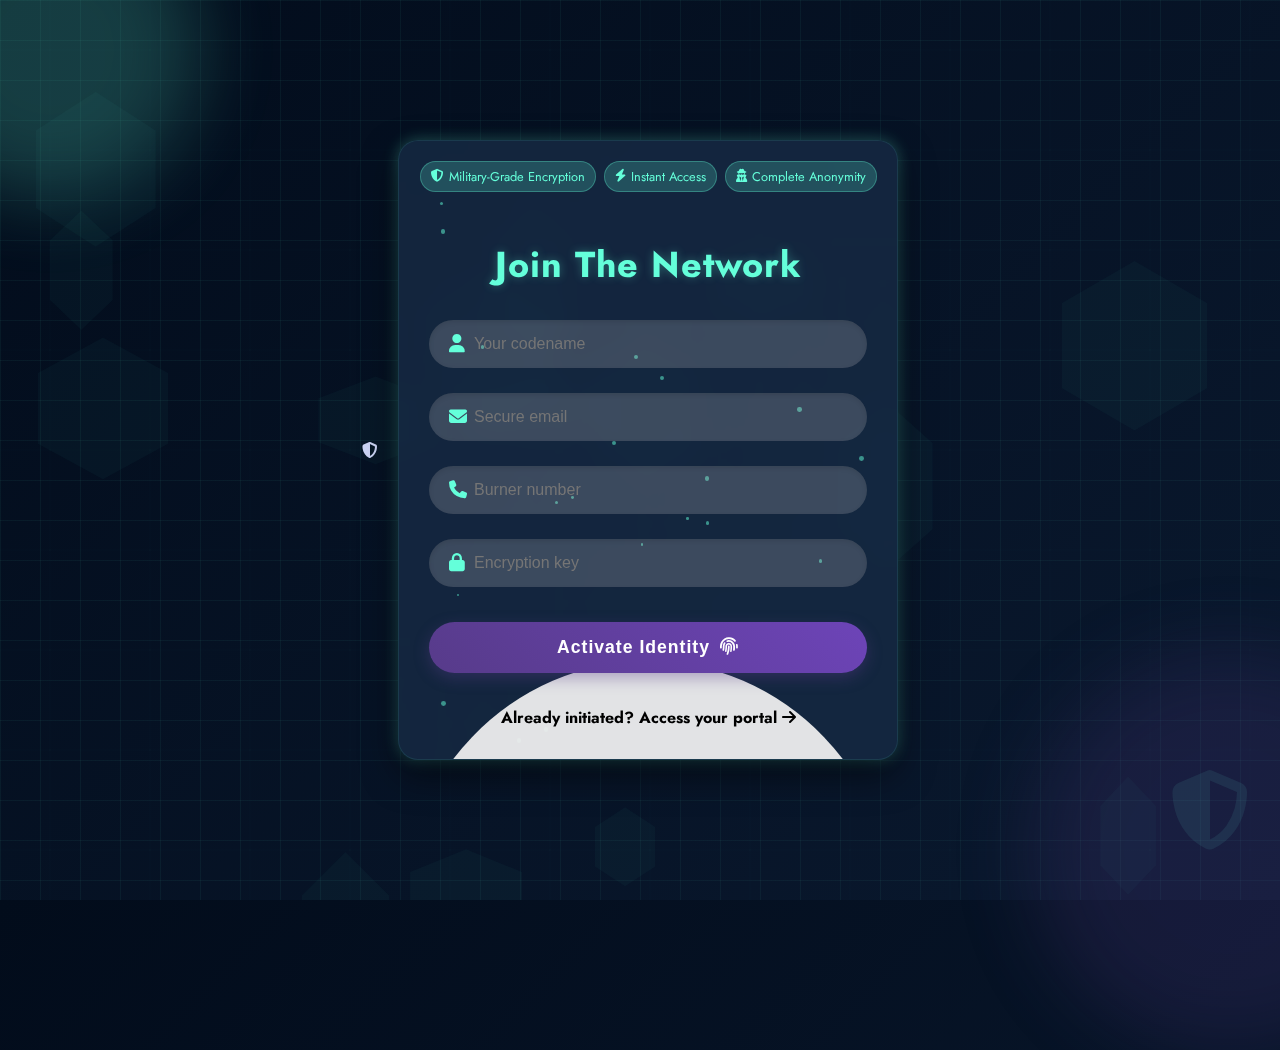
<file: login.html>
<!DOCTYPE html>
<html lang="en">
<head>
    <meta charset="UTF-8">
    <meta name="viewport" content="width=device-width, initial-scale=1.0">
    <title>CyberSecure Portal</title>
    <link href="https://fonts.googleapis.com/css2?family=Jost:wght@400;500;600;700&display=swap" rel="stylesheet">
    <link rel="stylesheet" href="https://cdnjs.cloudflare.com/ajax/libs/font-awesome/6.4.0/css/all.min.css">
    <style>
        :root {
            --primary: #64ffda;
            --secondary: #1e4d6b;
            --dark: #0a192f;
            --darker: #020c1b;
            --light: #ccd6f6;
            --accent: #573b8a;
        }
        
        * {
            box-sizing: border-box;
            margin: 0;
            padding: 0;
        }
        
        body {
            margin: 0;
            padding: 0;
            display: flex;
            justify-content: center;
            align-items: center;
            min-height: 100vh;
            font-family: 'Jost', sans-serif;
            background: linear-gradient(135deg, var(--darker), var(--dark));
            color: var(--light);
            overflow-x: hidden;
            position: relative;
        }
        
        /* Background Matrix Effect */
        .cyber-grid {
            position: fixed;
            top: 0;
            left: 0;
            width: 100%;
            height: 100%;
            background: 
                linear-gradient(rgba(100, 255, 218, 0.05) 1px, transparent 1px),
                linear-gradient(90deg, rgba(100, 255, 218, 0.05) 1px, transparent 1px);
            background-size: 40px 40px;
            z-index: -3;
            animation: gridPulse 8s infinite alternate;
        }
        @keyframes gridPulse {
            0% { opacity: 0.3; }
            50% { opacity: 0.5; }
            100% { opacity: 0.3; }
        }
        .circuit-overlay {
            position: fixed;
            top: 0;
            left: 0;
            width: 100%;
            height: 100%;
            background-image: url("data:image/svg+xml,%3Csvg width='100%25' height='100%25' xmlns='http://www.w3.org/2000/svg'%3E%3Cdefs%3E%3Cpattern id='circuit' width='100' height='100' patternUnits='userSpaceOnUse'%3E%3Cpath d='M0 50h100M50 0v100' stroke='%2364ffda' stroke-width='0.5' stroke-opacity='0.1' fill='none'/%3E%3C/pattern%3E%3C/defs%3E%3Crect width='100%25' height='100%25' fill='url(%23circuit)'/%3E%3C/svg%3E");
            z-index: -2;
            opacity: 0.4;
        }
        
        .hexagon-container {
            position: fixed;
            top: 0;
            left: 0;
            width: 100%;
            height: 100%;
            z-index: -2;
            overflow: hidden;
        }
        
        .hexagon {
            position: absolute;
            width: 100px;
            height: 115px;
            background: rgba(100, 255, 218, 0.03);
            clip-path: polygon(50% 0%, 100% 25%, 100% 75%, 50% 100%, 0% 75%, 0% 25%);
            animation: floatHex 25s infinite linear;
        }
        
        @keyframes floatHex {
            0% {
                transform: translateY(0) rotate(0deg);
                opacity: 0;
            }
            10% {
                opacity: 0.1;
            }
            90% {
                opacity: 0.1;
            }
            100% {
                transform: translateY(-100vh) rotate(360deg);
                opacity: 0;
            }
        }
        
        /* Binary Rain Effect */
        .binary-rain {
            position: fixed;
            top: 0;
            left: 0;
            width: 100%;
            height: 100%;
            z-index: -1;
            overflow: hidden;
        }
        
        .binary-column {
            position: absolute;
            top: -100px;
            color: rgba(100, 255, 218, 0.15);
            font-family: monospace;
            font-size: 18px;
            text-align: center;
            writing-mode: vertical-rl;
            text-orientation: mixed;
            animation: binaryFall linear infinite;
        }
        
        @keyframes binaryFall {
            0% {
                transform: translateY(-100px);
            }
            100% {
                transform: translateY(100vh);
            }
        }
        
        /* Animated Grid */
        .orb-container {
            position: fixed;
            top: 0;
            left: 0;
            width: 100%;
            height: 100%;
            z-index: -1;
            overflow: hidden;
        }
        
        .orb {
            position: absolute;
            border-radius: 50%;
            filter: blur(40px);
            opacity: 0.2;
            animation: orbPulse 15s infinite alternate;
        }
        
        @keyframes orbPulse {
            0% {
                transform: scale(0.8);
                opacity: 0.1;
            }
            100% {
                transform: scale(1.2);
                opacity: 0.3;
            }
        }
        
        @keyframes gridPulse {
            0% {
                background-size: 40px 40px;
                opacity: 0.3;
            }
            50% {
                background-size: 45px 45px;
                opacity: 0.4;
            }
            100% {
                background-size: 40px 40px;
                opacity: 0.3;
            }
        }
        
        .main-container {
            width: 500px;
            height: 620px;
            position: relative;
            overflow: hidden;
            border-radius: 20px;
            box-shadow: 0 15px 35px rgba(0, 0, 0, 0.5),
                        0 0 15px rgba(100, 255, 218, 0.3);
            background: rgba(23, 42, 69, 0.8);
            backdrop-filter: blur(10px);
            border: 1px solid rgba(100, 255, 218, 0.1);
            transition: all 0.5s ease;
            margin: 20px;
            z-index: 1;
        }
        
        .main-container:hover {
            box-shadow: 0 20px 45px rgba(0, 0, 0, 0.6),
                        0 0 25px rgba(100, 255, 218, 0.4);
        }
        
        /* Security Shield Animation */
        .security-shield {
            position: fixed;
            bottom: 30px;
            right: 30px;
            font-size: 80px;
            color: rgba(100, 255, 218, 0.1);
            animation: pulse 4s infinite;
            z-index: -1;
        }
        
        @keyframes pulse {
            0%, 100% {
                transform: scale(0.9);
                opacity: 0.1;
            }
            50% {
                transform: scale(1);
                opacity: 0.2;
            }
        }
        
        #chk {
            display: none;
        }
        
        .auth-form {
            position: absolute;
            width: 100%;
            height: 100%;
            display: flex;
            flex-direction: column;
            justify-content: center;
            align-items: center;
            padding: 40px 30px;
            box-sizing: border-box;
            transition: all 0.8s cubic-bezier(0.68, -0.55, 0.265, 1.55);
        }
        
        .signup {
            z-index: 2;
            padding-top: 80px;
        }
        
        .login {
            transform: translateY(100%);
            background: rgba(238, 238, 238, 0.95);
            border-radius: 50% 50% 0 0;
            height: 520px;
        }
        
        .form-title {
            color: var(--primary);
            font-size: 2.25rem;
            margin-bottom: 30px;
            font-weight: 700;
            text-shadow: 0 0 10px rgba(100, 255, 218, 0.3);
            letter-spacing: 1px;
            transition: all 0.5s ease;
            text-align: center;
            width: 100%;
        }
        
        .login .form-title {
            color: var(--accent);
        }
        
        .input-group {
            position: relative;
            width: 100%;
            margin-bottom: 25px;
        }
        
        input {
            width: 100%;
            padding: 15px 20px 15px 45px;
            border: none;
            border-radius: 30px;
            background: rgba(224, 222, 222, 0.2);
            color: var(--light);
            font-size: 16px;
            outline: none;
            transition: all 0.3s ease;
            box-shadow: inset 0 2px 5px rgba(0, 0, 0, 0.1);
        }
        
        .login input {
            background: rgba(255, 255, 255, 0.9);
            color: var(--darker);
        }
        
        input:focus {
            background: rgba(224, 222, 222, 0.3);
            box-shadow: 0 0 10px rgba(100, 255, 218, 0.3);
        }
        
        .login input:focus {
            background: rgba(255, 255, 255, 1);
            box-shadow: 0 0 10px rgba(87, 59, 138, 0.3);
        }
        
        .input-icon {
            position: absolute;
            left: 20px;
            top: 50%;
            transform: translateY(-50%);
            color: var(--primary);
            font-size: 18px;
            z-index: 1;
        }
        
        .login .input-icon {
            color: var(--accent);
        }
        
        button {
            width: 100%;
            padding: 15px;
            margin-top: 10px;
            border: none;
            border-radius: 30px;
            background: linear-gradient(45deg, var(--accent), #6d44b8);
            color: white;
            font-size: 1.1rem;
            font-weight: 600;
            cursor: pointer;
            transition: all 0.3s ease;
            box-shadow: 0 5px 15px rgba(87, 59, 138, 0.4);
            letter-spacing: 1px;
            display: flex;
            justify-content: center;
            align-items: center;
            gap: 10px;
        }
        
        button:hover {
            background: linear-gradient(45deg, #6d44b8, var(--accent));
            transform: translateY(-3px);
            box-shadow: 0 8px 20px rgba(87, 59, 138, 0.6);
        }
        
        button:active {
            transform: translateY(0);
        }
        
        .toggle-label {
            position: absolute;
            bottom: 30px;
            left: 0;
            right: 0;
            color: black !important;
            font-weight: bold;
            font-size: 1rem;
            cursor: pointer;
            transition: all 0.3s ease;
            z-index: 5;
            text-align: center;
            width: 100%;
            padding: 0 30px;
        }
        
        .toggle-label:hover {
             color: #333 !important;
   	     font-weight: bold;
             text-shadow: 0 0 10px rgba(100, 255, 218, 0.8);
        }
        
        .login .toggle-label {
            color: var(--accent);
        }
        
        .login .toggle-label:hover {
            color: #6d44b8;
            text-shadow: none;
        }
        
        #chk:checked ~ .login {
            transform: translateY(0);
        }
        
        #chk:checked ~ .signup {
            transform: translateY(-100%);
        }
        
        .error-message {
            color: #ff6b6b;
            text-align: center;
            margin-top: 10px;
            font-size: 14px;
            min-height: 20px;
            width: 100%;
        }
        
        .features {
            position: absolute;
            top: 20px;
            left: 0;
            right: 0;
            z-index: 10;
            display: flex;
            flex-wrap: wrap;
            justify-content: center;
            gap: 8px;
            padding: 0 15px;
        }
        
        .feature-badge {
            display: inline-flex;
            align-items: center;
            background: rgba(100, 255, 218, 0.2);
            color: var(--primary);
            padding: 5px 10px;
            border-radius: 20px;
            font-size: 0.8rem;
            border: 1px solid rgba(100, 255, 218, 0.3);
            gap: 5px;
        }
        
        .particles {
            position: absolute;
            top: 0;
            left: 0;
            width: 100%;
            height: 100%;
            z-index: -1;
            pointer-events: none;
        }
        
        .particle {
            position: absolute;
            background-color: rgba(100, 255, 218, 0.5);
            border-radius: 50%;
            pointer-events: none;
        }
        
        @keyframes float {
            0% {
                transform: translateY(0) translateX(0);
                opacity: 1;
            }
            100% {
                transform: translateY(-100vh) translateX(100px);
                opacity: 0;
            }
        }
        
        @keyframes shake {
            0%, 100% { transform: translateX(0); }
            20%, 60% { transform: translateX(-5px); }
            40%, 80% { transform: translateX(5px); }
        }
        
        /* Responsive adjustments */
        @media (max-width: 480px) {
            .main-container {
                width: 92%;
                max-width: 350px;
            }
            
            .features {
                flex-direction: column;
                align-items: center;
            }
            
            .form-title {
                font-size: 2rem;
            }
            
            .auth-form {
                padding: 30px 20px;
            }
            
            .toggle-label {
                font-size: 0.8rem;
            }
            
            .security-shield {
                font-size: 60px;
                bottom: 20px;
                right: 20px;
            }
        }
    </style>
</head>
<body>
    <!-- Background Elements -->
    <div class="cyber-grid"></div>
    <div class="circuit-overlay"></div>
    
    <!-- Hexagon Background -->
    <div class="hexagon-container" id="hexagon-container"></div>
    
    <!-- Binary Rain Effect -->
    <div class="binary-rain" id="binary-rain"></div>

     <!-- Glowing Orbs -->
    <div class="orb" style="width: 300px; height: 300px; background: var(--primary); top: -100px; left: -100px;"></div>
        <div class="orb" style="width: 400px; height: 400px; background: var(--accent); bottom: -150px; right: -150px;"></div>
    </div> 
    
    <!-- Security Shield Icon -->
   
    <div class="security-shield">
    <i class="fas fa-shield-alt"></i>
</div>
        <i class="fas fa-shield-alt"></i>
    </div>

    <div class="main-container">
        <div class="features">
            <span class="feature-badge"><i class="fas fa-shield-alt"></i> Military-Grade Encryption</span>
            <span class="feature-badge"><i class="fas fa-bolt"></i> Instant Access</span>
            <span class="feature-badge"><i class="fas fa-user-secret"></i> Complete Anonymity</span>
        </div>
        
        <input type="checkbox" id="chk" aria-hidden="true">

        <form class="auth-form signup" onsubmit="return adduser(event)">
            <h2 class="form-title">Join The Network</h2>
            
            <div class="input-group">
                <i class="fas fa-user input-icon"></i>
                <input type="text" name="name" placeholder="Your codename" required>
            </div>
            
            <div class="input-group">
                <i class="fas fa-envelope input-icon"></i>
                <input type="email" name="email" placeholder="Secure email" required>
            </div>
            
            <div class="input-group">
                <i class="fas fa-phone input-icon"></i>
                <input type="tel" name="phonenumber" placeholder="Burner number" pattern="[0-9]{10}" required>
            </div>
            
            <div class="input-group">
                <i class="fas fa-lock input-icon"></i>
                <input type="password" name="password" placeholder="Encryption key" required>
            </div>
            
            <button type="submit">Activate Identity <i class="fas fa-fingerprint"></i></button>
            <div id="signup-error" class="error-message"></div>
            
            <label for="chk" class="toggle-label" style="color:rgb(159, 224, 252)">
                Already initiated? Access your portal <i class="fas fa-arrow-right"></i>
            </label>
        </form>

        <form class="auth-form login" onsubmit="return loginUser(event)">
            <h2 class="form-title">Secure Access</h2>
            
            <div class="input-group">
                <i class="fas fa-envelope input-icon"></i>
                <input type="email" name="email" placeholder="Your secure email" required>
            </div>
            
            <div class="input-group">
                <i class="fas fa-lock input-icon"></i>
                <input type="password" name="password" placeholder="Your encryption key" required>
            </div>
            
            <button type="submit">Authenticate <i class="fas fa-sign-in-alt"></i></button>
            <div id="login-error" class="error-message"></div>
            
            <label for="chk" class="toggle-label" >
                Need access? Create your identity <i class="fas fa-arrow-right"></i>
            </label>
        </form>
        
        <div class="particles" id="particles"></div>
    </div>

    <script>
        // Create floating hexagons
        function createHexagons() {
            const container = document.getElementById('hexagon-container');
            const count = 15;
            
            for (let i = 0; i < count; i++) {
                const hexagon = document.createElement('div');
                hexagon.className = 'hexagon';
                hexagon.style.left = `${Math.random() * 100}%`;
                hexagon.style.top = `${Math.random() * 100}%`;
                hexagon.style.width = `${50 + Math.random() * 100}px`;
                hexagon.style.height = `${60 + Math.random() * 120}px`;
                hexagon.style.animationDuration = `${20 + Math.random() * 30}s`;
                hexagon.style.animationDelay = `-${Math.random() * 20}s`;
                container.appendChild(hexagon);
            }
        }

        // Create binary rain effect
        function createBinaryRain() {
            const container = document.getElementById('binary-rain');
            // Reduce number of columns for better performance
            const columnSpacing = window.innerWidth > 768 ? 50 : 80;
            const columns = Math.floor(window.innerWidth / columnSpacing);
            const binaryChars = ['0', '1'];
            
            for (let i = 0; i < columns; i++) {
                const column = document.createElement('div');
                column.className = 'binary-column';
                column.style.left = `${(i * columnSpacing) + (columnSpacing/2)}px`;
                column.style.animationDuration = `${3 + Math.random() * 7}s`;
                column.style.animationDelay = `-${Math.random() * 5}s`;
                
                // Create random binary strings
                let binaryString = '';
                const lines = 10 + Math.floor(Math.random() * 5); // Reduced for performance
                for (let j = 0; j < lines; j++) {
                    binaryString += binaryChars[Math.floor(Math.random() * binaryChars.length)] + '<br>';
                }
                
                column.innerHTML = binaryString;
                container.appendChild(column);
            }
        }
        
        // Create floating particles
        function createParticles() {
            const container = document.getElementById('particles');
            // Reduced particle count for better performance
            const particleCount = Math.min(20, window.innerWidth > 768 ? 20 : 10);
            
            for (let i = 0; i < particleCount; i++) {
                const particle = document.createElement('div');
                particle.className = 'particle';
                
                // Random size between 2px and 5px
                const size = Math.random() * 3 + 2;
                particle.style.width = `${size}px`;
                particle.style.height = `${size}px`;
                
                // Random position
                particle.style.left = `${Math.random() * 100}%`;
                particle.style.top = `${Math.random() * 100}%`;
                
                // Random animation duration and delay
                const duration = Math.random() * 20 + 10;
                const delay = Math.random() * -20;
                particle.style.animation = `float ${duration}s linear infinite`;
                particle.style.animationDelay = `${delay}s`;
                
                container.appendChild(particle);
            }
        }
        
        // Initialize all visual effects when DOM is loaded
        document.addEventListener('DOMContentLoaded', () => {
            createHexagons();
            createBinaryRain();
            createParticles();
        });

        // Check if we're in a development environment without a backend
        const isDevelopment = window.location.hostname === 'localhost' || 
                             window.location.hostname === '127.0.0.1' ||
                             window.location.protocol === 'file:';
        
        // Base URL for API calls - adjust as needed for production
        const API_BASE_URL = isDevelopment ? 'http://localhost:5000' : 'https://api.cybersecureportal.com';

        function adduser(event) {
            event.preventDefault();
            const errorElement = document.getElementById('signup-error');
            errorElement.textContent = '';

            const formData = {
                name: event.target.name.value,
                email: event.target.email.value,
                phonenumber: event.target.phonenumber.value,
                password: event.target.password.value
            };

            // Show loading state
            const submitBtn = event.target.querySelector('button');
            const originalBtnText = submitBtn.innerHTML;
            submitBtn.innerHTML = '<i class="fas fa-spinner fa-spin"></i> Securing your identity...';
            submitBtn.disabled = true;

            // Check if we're in development mode without a backend
            // if (isDevelopment) {
            //     // Simulate success response for demo/development
            //     setTimeout(() => {
            //         // Success animation
            //         submitBtn.innerHTML = '<i class="fas fa-check"></i> Identity Secured!';
            //         submitBtn.style.background = 'linear-gradient(45deg, #10b981, #059669)';
                    
            //         setTimeout(() => {
            //             document.getElementById('chk').checked = true;
            //             event.target.reset();
            //             submitBtn.innerHTML = originalBtnText;
            //             submitBtn.style.background = 'linear-gradient(45deg, var(--accent), #6d44b8)';
            //             submitBtn.disabled = false;
            //         }, 1500);
            //     }, 1000);
            //     return;
            // }

            fetch('http://localhost:5000/signup', {
                method: 'POST',
                headers: {
                    'Content-Type': 'application/json'
                },
                body: JSON.stringify(formData)
            })
            .then(response => {
                if (!response.ok) {
                    return response.json().then(err => { throw err; });
                }
                return response.json();
            })
            .then(data => {
                // Success animation
                submitBtn.innerHTML = '<i class="fas fa-check"></i> Identity Secured!';
                submitBtn.style.background = 'linear-gradient(45deg, #10b981, #059669)';
                
                setTimeout(() => {
                    document.getElementById('chk').checked = true;
                    event.target.reset();
                    submitBtn.innerHTML = originalBtnText;
                    submitBtn.style.background = 'linear-gradient(45deg, var(--accent), #6d44b8)';
                    submitBtn.disabled = false;
                }, 1500);
            })
            .catch(error => {
                console.error('Error:', error);
                errorElement.textContent = error.message || 'Secure connection failed';
                submitBtn.innerHTML = originalBtnText;
                submitBtn.disabled = false;
                
                // Error animation
                submitBtn.style.animation = 'shake 0.5s';
                setTimeout(() => {
                    submitBtn.style.animation = '';
                }, 500);
            });
        }

        function loginUser(event) {
            event.preventDefault();
            const errorElement = document.getElementById('login-error');
            errorElement.textContent = '';

            const formData = {
                email: event.target.email.value,
                password: event.target.password.value
            };

            // Show loading state
            const submitBtn = event.target.querySelector('button');
            const originalBtnText = submitBtn.innerHTML;
            submitBtn.innerHTML = '<i class="fas fa-spinner fa-spin"></i> Verifying credentials...';
            submitBtn.disabled = true;

            // Check if we're in development mode without a backend
           // Simulate success response for demo/development
                // setTimeout(() => {
                //     // Success animation
                //     submitBtn.innerHTML = '<i class="fas fa-check"></i> Access Granted!';
                //     submitBtn.style.background = 'linear-gradient(45deg, #10b981, #059669)';
                    
                //     setTimeout(() => {
                //         // In demo mode, just show success without redirecting
                //         alert('Login successful! In a production environment, you would be redirected to the dashboard.');
                //         submitBtn.innerHTML = originalBtnText;
                //         submitBtn.style.background = 'linear-gradient(45deg, var(--accent), #6d44b8)';
                //         submitBtn.disabled = false;
                //     }, 1500);
                // }, 1000);
                // return;
            

            fetch('http://localhost:5000/signin', {
                method: 'POST',
                headers: {
                    'Content-Type': 'application/json'
                },
                body: JSON.stringify(formData)
            })
            .then(response => {
                if (!response.ok) {
                    return response.json().then(err => { throw err; });
                }
                return response.json();
            })
            .then(data => {
                // Success animation
                submitBtn.innerHTML = '<i class="fas fa-check"></i> Access Granted!';
                submitBtn.style.background = 'linear-gradient(45deg, #10b981, #059669)';
                
                setTimeout(() => {
                    window.location.href = 'main.html';
                }, 1000);
            })
            .catch(error => {
                console.error('Error:', error);
                errorElement.textContent = error.message || 'Authentication failed';
                submitBtn.innerHTML = originalBtnText;
                submitBtn.disabled = false;
                
                // Error animation
                submitBtn.style.animation = 'shake 0.5s';
                setTimeout(() => {
                    submitBtn.style.animation = '';
                }, 500);
            });
        }
    </script>
</body>
</html>
</file>
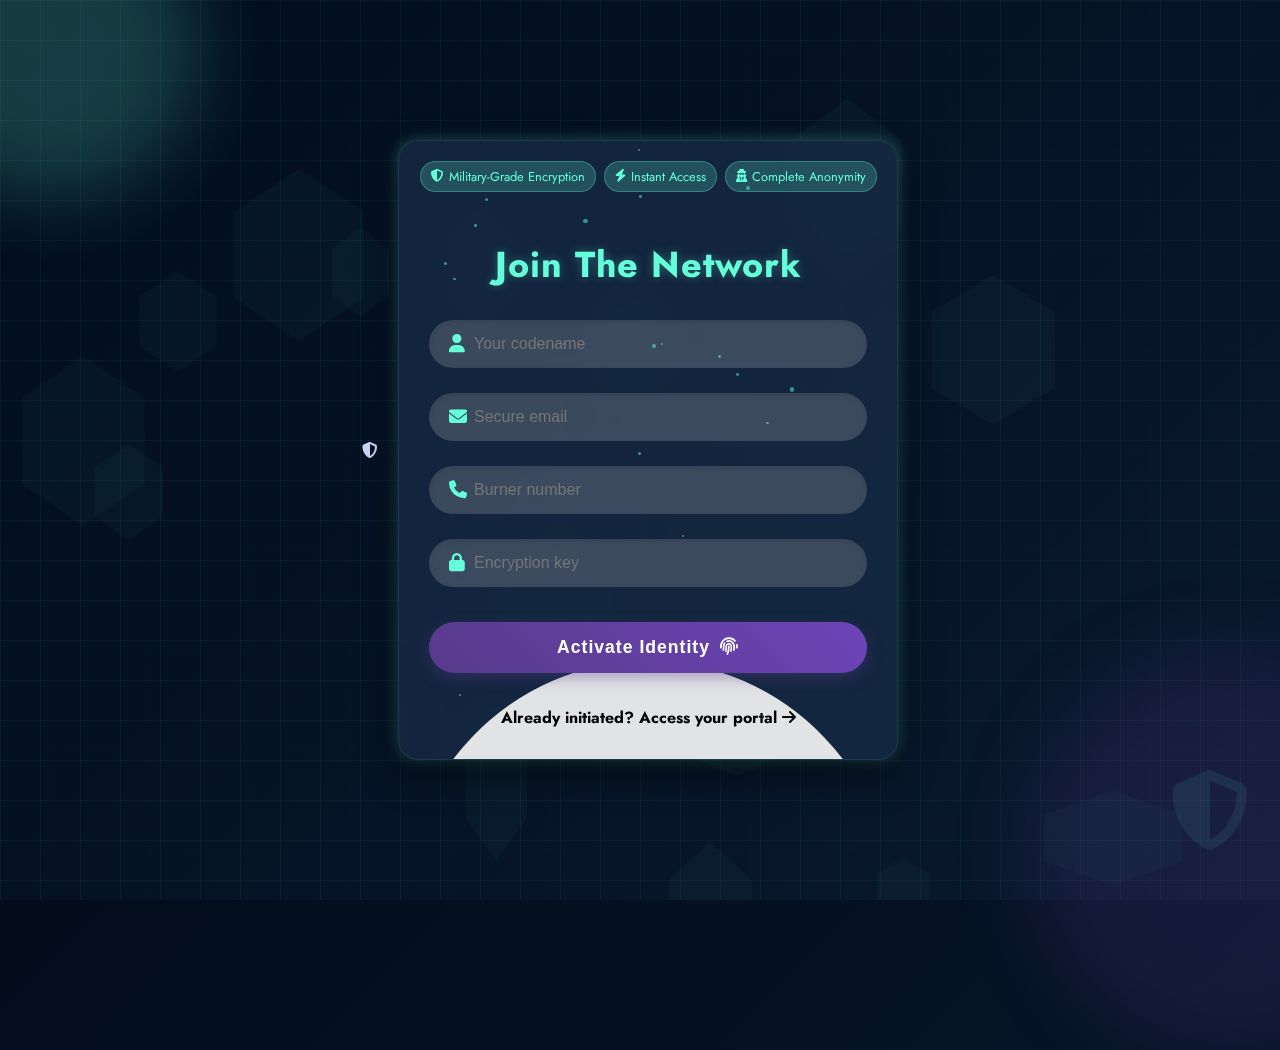
<file: static/login.html>
<!DOCTYPE html>
<html lang="en">
<head>
    <meta charset="UTF-8">
    <meta name="viewport" content="width=device-width, initial-scale=1.0">
    <title>CyberSecure Portal</title>
    <link href="https://fonts.googleapis.com/css2?family=Jost:wght@400;500;600;700&display=swap" rel="stylesheet">
    <link rel="stylesheet" href="https://cdnjs.cloudflare.com/ajax/libs/font-awesome/6.4.0/css/all.min.css">
    <style>
        :root {
            --primary: #64ffda;
            --secondary: #1e4d6b;
            --dark: #0a192f;
            --darker: #020c1b;
            --light: #ccd6f6;
            --accent: #573b8a;
        }
        
        * {
            box-sizing: border-box;
            margin: 0;
            padding: 0;
        }
        
        body {
            margin: 0;
            padding: 0;
            display: flex;
            justify-content: center;
            align-items: center;
            min-height: 100vh;
            font-family: 'Jost', sans-serif;
            background: linear-gradient(135deg, var(--darker), var(--dark));
            color: var(--light);
            overflow-x: hidden;
            position: relative;
        }
        
        /* Background Matrix Effect */
        .cyber-grid {
            position: fixed;
            top: 0;
            left: 0;
            width: 100%;
            height: 100%;
            background: 
                linear-gradient(rgba(100, 255, 218, 0.05) 1px, transparent 1px),
                linear-gradient(90deg, rgba(100, 255, 218, 0.05) 1px, transparent 1px);
            background-size: 40px 40px;
            z-index: -3;
            animation: gridPulse 8s infinite alternate;
        }
        @keyframes gridPulse {
            0% { opacity: 0.3; }
            50% { opacity: 0.5; }
            100% { opacity: 0.3; }
        }
        .circuit-overlay {
            position: fixed;
            top: 0;
            left: 0;
            width: 100%;
            height: 100%;
            background-image: url("data:image/svg+xml,%3Csvg width='100%25' height='100%25' xmlns='http://www.w3.org/2000/svg'%3E%3Cdefs%3E%3Cpattern id='circuit' width='100' height='100' patternUnits='userSpaceOnUse'%3E%3Cpath d='M0 50h100M50 0v100' stroke='%2364ffda' stroke-width='0.5' stroke-opacity='0.1' fill='none'/%3E%3C/pattern%3E%3C/defs%3E%3Crect width='100%25' height='100%25' fill='url(%23circuit)'/%3E%3C/svg%3E");
            z-index: -2;
            opacity: 0.4;
        }
        
        .hexagon-container {
            position: fixed;
            top: 0;
            left: 0;
            width: 100%;
            height: 100%;
            z-index: -2;
            overflow: hidden;
        }
        
        .hexagon {
            position: absolute;
            width: 100px;
            height: 115px;
            background: rgba(100, 255, 218, 0.03);
            clip-path: polygon(50% 0%, 100% 25%, 100% 75%, 50% 100%, 0% 75%, 0% 25%);
            animation: floatHex 25s infinite linear;
        }
        
        @keyframes floatHex {
            0% {
                transform: translateY(0) rotate(0deg);
                opacity: 0;
            }
            10% {
                opacity: 0.1;
            }
            90% {
                opacity: 0.1;
            }
            100% {
                transform: translateY(-100vh) rotate(360deg);
                opacity: 0;
            }
        }
        
        /* Binary Rain Effect */
        .binary-rain {
            position: fixed;
            top: 0;
            left: 0;
            width: 100%;
            height: 100%;
            z-index: -1;
            overflow: hidden;
        }
        
        .binary-column {
            position: absolute;
            top: -100px;
            color: rgba(100, 255, 218, 0.15);
            font-family: monospace;
            font-size: 18px;
            text-align: center;
            writing-mode: vertical-rl;
            text-orientation: mixed;
            animation: binaryFall linear infinite;
        }
        
        @keyframes binaryFall {
            0% {
                transform: translateY(-100px);
            }
            100% {
                transform: translateY(100vh);
            }
        }
        
        /* Animated Grid */
        .orb-container {
            position: fixed;
            top: 0;
            left: 0;
            width: 100%;
            height: 100%;
            z-index: -1;
            overflow: hidden;
        }
        
        .orb {
            position: absolute;
            border-radius: 50%;
            filter: blur(40px);
            opacity: 0.2;
            animation: orbPulse 15s infinite alternate;
        }
        
        @keyframes orbPulse {
            0% {
                transform: scale(0.8);
                opacity: 0.1;
            }
            100% {
                transform: scale(1.2);
                opacity: 0.3;
            }
        }
        
        @keyframes gridPulse {
            0% {
                background-size: 40px 40px;
                opacity: 0.3;
            }
            50% {
                background-size: 45px 45px;
                opacity: 0.4;
            }
            100% {
                background-size: 40px 40px;
                opacity: 0.3;
            }
        }
        
        .main-container {
            width: 500px;
            height: 620px;
            position: relative;
            overflow: hidden;
            border-radius: 20px;
            box-shadow: 0 15px 35px rgba(0, 0, 0, 0.5),
                        0 0 15px rgba(100, 255, 218, 0.3);
            background: rgba(23, 42, 69, 0.8);
            backdrop-filter: blur(10px);
            border: 1px solid rgba(100, 255, 218, 0.1);
            transition: all 0.5s ease;
            margin: 20px;
            z-index: 1;
        }
        
        .main-container:hover {
            box-shadow: 0 20px 45px rgba(0, 0, 0, 0.6),
                        0 0 25px rgba(100, 255, 218, 0.4);
        }
        
        /* Security Shield Animation */
        .security-shield {
            position: fixed;
            bottom: 30px;
            right: 30px;
            font-size: 80px;
            color: rgba(100, 255, 218, 0.1);
            animation: pulse 4s infinite;
            z-index: -1;
        }
        
        @keyframes pulse {
            0%, 100% {
                transform: scale(0.9);
                opacity: 0.1;
            }
            50% {
                transform: scale(1);
                opacity: 0.2;
            }
        }
        
        #chk {
            display: none;
        }
        
        .auth-form {
            position: absolute;
            width: 100%;
            height: 100%;
            display: flex;
            flex-direction: column;
            justify-content: center;
            align-items: center;
            padding: 40px 30px;
            box-sizing: border-box;
            transition: all 0.8s cubic-bezier(0.68, -0.55, 0.265, 1.55);
        }
        
        .signup {
            z-index: 2;
            padding-top: 80px;
        }
        
        .login {
            transform: translateY(100%);
            background: rgba(238, 238, 238, 0.95);
            border-radius: 50% 50% 0 0;
            height: 520px;
        }
        
        .form-title {
            color: var(--primary);
            font-size: 2.25rem;
            margin-bottom: 30px;
            font-weight: 700;
            text-shadow: 0 0 10px rgba(100, 255, 218, 0.3);
            letter-spacing: 1px;
            transition: all 0.5s ease;
            text-align: center;
            width: 100%;
        }
        
        .login .form-title {
            color: var(--accent);
        }
        
        .input-group {
            position: relative;
            width: 100%;
            margin-bottom: 25px;
        }
        
        input {
            width: 100%;
            padding: 15px 20px 15px 45px;
            border: none;
            border-radius: 30px;
            background: rgba(224, 222, 222, 0.2);
            color: var(--light);
            font-size: 16px;
            outline: none;
            transition: all 0.3s ease;
            box-shadow: inset 0 2px 5px rgba(0, 0, 0, 0.1);
        }
        
        .login input {
            background: rgba(255, 255, 255, 0.9);
            color: var(--darker);
        }
        
        input:focus {
            background: rgba(224, 222, 222, 0.3);
            box-shadow: 0 0 10px rgba(100, 255, 218, 0.3);
        }
        
        .login input:focus {
            background: rgba(255, 255, 255, 1);
            box-shadow: 0 0 10px rgba(87, 59, 138, 0.3);
        }
        
        .input-icon {
            position: absolute;
            left: 20px;
            top: 50%;
            transform: translateY(-50%);
            color: var(--primary);
            font-size: 18px;
            z-index: 1;
        }
        
        .login .input-icon {
            color: var(--accent);
        }
        
        button {
            width: 100%;
            padding: 15px;
            margin-top: 10px;
            border: none;
            border-radius: 30px;
            background: linear-gradient(45deg, var(--accent), #6d44b8);
            color: white;
            font-size: 1.1rem;
            font-weight: 600;
            cursor: pointer;
            transition: all 0.3s ease;
            box-shadow: 0 5px 15px rgba(87, 59, 138, 0.4);
            letter-spacing: 1px;
            display: flex;
            justify-content: center;
            align-items: center;
            gap: 10px;
        }
        
        button:hover {
            background: linear-gradient(45deg, #6d44b8, var(--accent));
            transform: translateY(-3px);
            box-shadow: 0 8px 20px rgba(87, 59, 138, 0.6);
        }
        
        button:active {
            transform: translateY(0);
        }
        
        .toggle-label {
            position: absolute;
            bottom: 30px;
            left: 0;
            right: 0;
            color: black !important;
            font-weight: bold;
            font-size: 1rem;
            cursor: pointer;
            transition: all 0.3s ease;
            z-index: 5;
            text-align: center;
            width: 100%;
            padding: 0 30px;
        }
        
        .toggle-label:hover {
             color: #333 !important;
   	     font-weight: bold;
             text-shadow: 0 0 10px rgba(100, 255, 218, 0.8);
        }
        
        .login .toggle-label {
            color: var(--accent);
        }
        
        .login .toggle-label:hover {
            color: #6d44b8;
            text-shadow: none;
        }
        
        #chk:checked ~ .login {
            transform: translateY(0);
        }
        
        #chk:checked ~ .signup {
            transform: translateY(-100%);
        }
        
        .error-message {
            color: #ff6b6b;
            text-align: center;
            margin-top: 10px;
            font-size: 14px;
            min-height: 20px;
            width: 100%;
        }
        
        .features {
            position: absolute;
            top: 20px;
            left: 0;
            right: 0;
            z-index: 10;
            display: flex;
            flex-wrap: wrap;
            justify-content: center;
            gap: 8px;
            padding: 0 15px;
        }
        
        .feature-badge {
            display: inline-flex;
            align-items: center;
            background: rgba(100, 255, 218, 0.2);
            color: var(--primary);
            padding: 5px 10px;
            border-radius: 20px;
            font-size: 0.8rem;
            border: 1px solid rgba(100, 255, 218, 0.3);
            gap: 5px;
        }
        
        .particles {
            position: absolute;
            top: 0;
            left: 0;
            width: 100%;
            height: 100%;
            z-index: -1;
            pointer-events: none;
        }
        
        .particle {
            position: absolute;
            background-color: rgba(100, 255, 218, 0.5);
            border-radius: 50%;
            pointer-events: none;
        }
        
        @keyframes float {
            0% {
                transform: translateY(0) translateX(0);
                opacity: 1;
            }
            100% {
                transform: translateY(-100vh) translateX(100px);
                opacity: 0;
            }
        }
        
        @keyframes shake {
            0%, 100% { transform: translateX(0); }
            20%, 60% { transform: translateX(-5px); }
            40%, 80% { transform: translateX(5px); }
        }
        
        /* Responsive adjustments */
        @media (max-width: 480px) {
            .main-container {
                width: 92%;
                max-width: 350px;
            }
            
            .features {
                flex-direction: column;
                align-items: center;
            }
            
            .form-title {
                font-size: 2rem;
            }
            
            .auth-form {
                padding: 30px 20px;
            }
            
            .toggle-label {
                font-size: 0.8rem;
            }
            
            .security-shield {
                font-size: 60px;
                bottom: 20px;
                right: 20px;
            }
        }
    </style>
</head>
<body>
    <!-- Background Elements -->
    <div class="cyber-grid"></div>
    <div class="circuit-overlay"></div>
    
    <!-- Hexagon Background -->
    <div class="hexagon-container" id="hexagon-container"></div>
    
    <!-- Binary Rain Effect -->
    <div class="binary-rain" id="binary-rain"></div>

     <!-- Glowing Orbs -->
    <div class="orb" style="width: 300px; height: 300px; background: var(--primary); top: -100px; left: -100px;"></div>
        <div class="orb" style="width: 400px; height: 400px; background: var(--accent); bottom: -150px; right: -150px;"></div>
    </div> 
    
    <!-- Security Shield Icon -->
   
    <div class="security-shield">
    <i class="fas fa-shield-alt"></i>
</div>
        <i class="fas fa-shield-alt"></i>
    </div>

    <div class="main-container">
        <div class="features">
            <span class="feature-badge"><i class="fas fa-shield-alt"></i> Military-Grade Encryption</span>
            <span class="feature-badge"><i class="fas fa-bolt"></i> Instant Access</span>
            <span class="feature-badge"><i class="fas fa-user-secret"></i> Complete Anonymity</span>
        </div>
        
        <input type="checkbox" id="chk" aria-hidden="true">

        <form class="auth-form signup" onsubmit="return adduser(event)">
            <h2 class="form-title">Join The Network</h2>
            
            <div class="input-group">
                <i class="fas fa-user input-icon"></i>
                <input type="text" name="name" placeholder="Your codename" required>
            </div>
            
            <div class="input-group">
                <i class="fas fa-envelope input-icon"></i>
                <input type="email" name="email" placeholder="Secure email" required>
            </div>
            
            <div class="input-group">
                <i class="fas fa-phone input-icon"></i>
                <input type="tel" name="phonenumber" placeholder="Burner number" pattern="[0-9]{10}" required>
            </div>
            
            <div class="input-group">
                <i class="fas fa-lock input-icon"></i>
                <input type="password" name="password" placeholder="Encryption key" required>
            </div>
            
            <button type="submit">Activate Identity <i class="fas fa-fingerprint"></i></button>
            <div id="signup-error" class="error-message"></div>
            
            <label for="chk" class="toggle-label" style="color:rgb(159, 224, 252)">
                Already initiated? Access your portal <i class="fas fa-arrow-right"></i>
            </label>
        </form>

        <form class="auth-form login" onsubmit="return loginUser(event)">
            <h2 class="form-title">Secure Access</h2>
            
            <div class="input-group">
                <i class="fas fa-envelope input-icon"></i>
                <input type="email" name="email" placeholder="Your secure email" required>
            </div>
            
            <div class="input-group">
                <i class="fas fa-lock input-icon"></i>
                <input type="password" name="password" placeholder="Your encryption key" required>
            </div>
            
            <button type="submit">Authenticate <i class="fas fa-sign-in-alt"></i></button>
            <div id="login-error" class="error-message"></div>
            
            <label for="chk" class="toggle-label" >
                Need access? Create your identity <i class="fas fa-arrow-right"></i>
            </label>
        </form>
        
        <div class="particles" id="particles"></div>
    </div>

    <script>
        // Create floating hexagons
        function createHexagons() {
            const container = document.getElementById('hexagon-container');
            const count = 15;
            
            for (let i = 0; i < count; i++) {
                const hexagon = document.createElement('div');
                hexagon.className = 'hexagon';
                hexagon.style.left = `${Math.random() * 100}%`;
                hexagon.style.top = `${Math.random() * 100}%`;
                hexagon.style.width = `${50 + Math.random() * 100}px`;
                hexagon.style.height = `${60 + Math.random() * 120}px`;
                hexagon.style.animationDuration = `${20 + Math.random() * 30}s`;
                hexagon.style.animationDelay = `-${Math.random() * 20}s`;
                container.appendChild(hexagon);
            }
        }

        // Create binary rain effect
        function createBinaryRain() {
            const container = document.getElementById('binary-rain');
            // Reduce number of columns for better performance
            const columnSpacing = window.innerWidth > 768 ? 50 : 80;
            const columns = Math.floor(window.innerWidth / columnSpacing);
            const binaryChars = ['0', '1'];
            
            for (let i = 0; i < columns; i++) {
                const column = document.createElement('div');
                column.className = 'binary-column';
                column.style.left = `${(i * columnSpacing) + (columnSpacing/2)}px`;
                column.style.animationDuration = `${3 + Math.random() * 7}s`;
                column.style.animationDelay = `-${Math.random() * 5}s`;
                
                // Create random binary strings
                let binaryString = '';
                const lines = 10 + Math.floor(Math.random() * 5); // Reduced for performance
                for (let j = 0; j < lines; j++) {
                    binaryString += binaryChars[Math.floor(Math.random() * binaryChars.length)] + '<br>';
                }
                
                column.innerHTML = binaryString;
                container.appendChild(column);
            }
        }
        
        // Create floating particles
        function createParticles() {
            const container = document.getElementById('particles');
            // Reduced particle count for better performance
            const particleCount = Math.min(20, window.innerWidth > 768 ? 20 : 10);
            
            for (let i = 0; i < particleCount; i++) {
                const particle = document.createElement('div');
                particle.className = 'particle';
                
                // Random size between 2px and 5px
                const size = Math.random() * 3 + 2;
                particle.style.width = `${size}px`;
                particle.style.height = `${size}px`;
                
                // Random position
                particle.style.left = `${Math.random() * 100}%`;
                particle.style.top = `${Math.random() * 100}%`;
                
                // Random animation duration and delay
                const duration = Math.random() * 20 + 10;
                const delay = Math.random() * -20;
                particle.style.animation = `float ${duration}s linear infinite`;
                particle.style.animationDelay = `${delay}s`;
                
                container.appendChild(particle);
            }
        }
        
        // Initialize all visual effects when DOM is loaded
        document.addEventListener('DOMContentLoaded', () => {
            createHexagons();
            createBinaryRain();
            createParticles();
        });

        // Check if we're in a development environment without a backend
        const isDevelopment = window.location.hostname === 'localhost' || 
                             window.location.hostname === '127.0.0.1' ||
                             window.location.protocol === 'file:';
        
        // Base URL for API calls - adjust as needed for production
        const API_BASE_URL = isDevelopment ? 'http://localhost:5000' : 'https://api.cybersecureportal.com';

        function adduser(event) {
            event.preventDefault();
            const errorElement = document.getElementById('signup-error');
            errorElement.textContent = '';

            const formData = {
                name: event.target.name.value,
                email: event.target.email.value,
                phonenumber: event.target.phonenumber.value,
                password: event.target.password.value
            };

            // Show loading state
            const submitBtn = event.target.querySelector('button');
            const originalBtnText = submitBtn.innerHTML;
            submitBtn.innerHTML = '<i class="fas fa-spinner fa-spin"></i> Securing your identity...';
            submitBtn.disabled = true;

            // Check if we're in development mode without a backend
            // if (isDevelopment) {
            //     // Simulate success response for demo/development
            //     setTimeout(() => {
            //         // Success animation
            //         submitBtn.innerHTML = '<i class="fas fa-check"></i> Identity Secured!';
            //         submitBtn.style.background = 'linear-gradient(45deg, #10b981, #059669)';
                    
            //         setTimeout(() => {
            //             document.getElementById('chk').checked = true;
            //             event.target.reset();
            //             submitBtn.innerHTML = originalBtnText;
            //             submitBtn.style.background = 'linear-gradient(45deg, var(--accent), #6d44b8)';
            //             submitBtn.disabled = false;
            //         }, 1500);
            //     }, 1000);
            //     return;
            // }

            fetch('http://localhost:5000/signup', {
                method: 'POST',
                headers: {
                    'Content-Type': 'application/json'
                },
                body: JSON.stringify(formData)
            })
            .then(response => {
                if (!response.ok) {
                    return response.json().then(err => { throw err; });
                }
                return response.json();
            })
            .then(data => {
                // Success animation
                submitBtn.innerHTML = '<i class="fas fa-check"></i> Identity Secured!';
                submitBtn.style.background = 'linear-gradient(45deg, #10b981, #059669)';
                
                setTimeout(() => {
                    document.getElementById('chk').checked = true;
                    event.target.reset();
                    submitBtn.innerHTML = originalBtnText;
                    submitBtn.style.background = 'linear-gradient(45deg, var(--accent), #6d44b8)';
                    submitBtn.disabled = false;
                }, 1500);
            })
            .catch(error => {
                console.error('Error:', error);
                errorElement.textContent = error.message || 'Secure connection failed';
                submitBtn.innerHTML = originalBtnText;
                submitBtn.disabled = false;
                
                // Error animation
                submitBtn.style.animation = 'shake 0.5s';
                setTimeout(() => {
                    submitBtn.style.animation = '';
                }, 500);
            });
        }

        function loginUser(event) {
            event.preventDefault();
            const errorElement = document.getElementById('login-error');
            errorElement.textContent = '';

            const formData = {
                email: event.target.email.value,
                password: event.target.password.value
            };

            // Show loading state
            const submitBtn = event.target.querySelector('button');
            const originalBtnText = submitBtn.innerHTML;
            submitBtn.innerHTML = '<i class="fas fa-spinner fa-spin"></i> Verifying credentials...';
            submitBtn.disabled = true;

            // Check if we're in development mode without a backend
           // Simulate success response for demo/development
                // setTimeout(() => {
                //     // Success animation
                //     submitBtn.innerHTML = '<i class="fas fa-check"></i> Access Granted!';
                //     submitBtn.style.background = 'linear-gradient(45deg, #10b981, #059669)';
                    
                //     setTimeout(() => {
                //         // In demo mode, just show success without redirecting
                //         alert('Login successful! In a production environment, you would be redirected to the dashboard.');
                //         submitBtn.innerHTML = originalBtnText;
                //         submitBtn.style.background = 'linear-gradient(45deg, var(--accent), #6d44b8)';
                //         submitBtn.disabled = false;
                //     }, 1500);
                // }, 1000);
                // return;
            

            fetch('http://localhost:5000/signin', {
                method: 'POST',
                headers: {
                    'Content-Type': 'application/json'
                },
                body: JSON.stringify(formData)
            })
            .then(response => {
                if (!response.ok) {
                    return response.json().then(err => { throw err; });
                }
                return response.json();
            })
            .then(data => {
                // Success animation
                submitBtn.innerHTML = '<i class="fas fa-check"></i> Access Granted!';
                submitBtn.style.background = 'linear-gradient(45deg, #10b981, #059669)';
                
                setTimeout(() => {
                    window.location.href = 'main.html';
                }, 1000);
            })
            .catch(error => {
                console.error('Error:', error);
                errorElement.textContent = error.message || 'Authentication failed';
                submitBtn.innerHTML = originalBtnText;
                submitBtn.disabled = false;
                
                // Error animation
                submitBtn.style.animation = 'shake 0.5s';
                setTimeout(() => {
                    submitBtn.style.animation = '';
                }, 500);
            });
        }
    </script>
</body>
</html>
</file>
